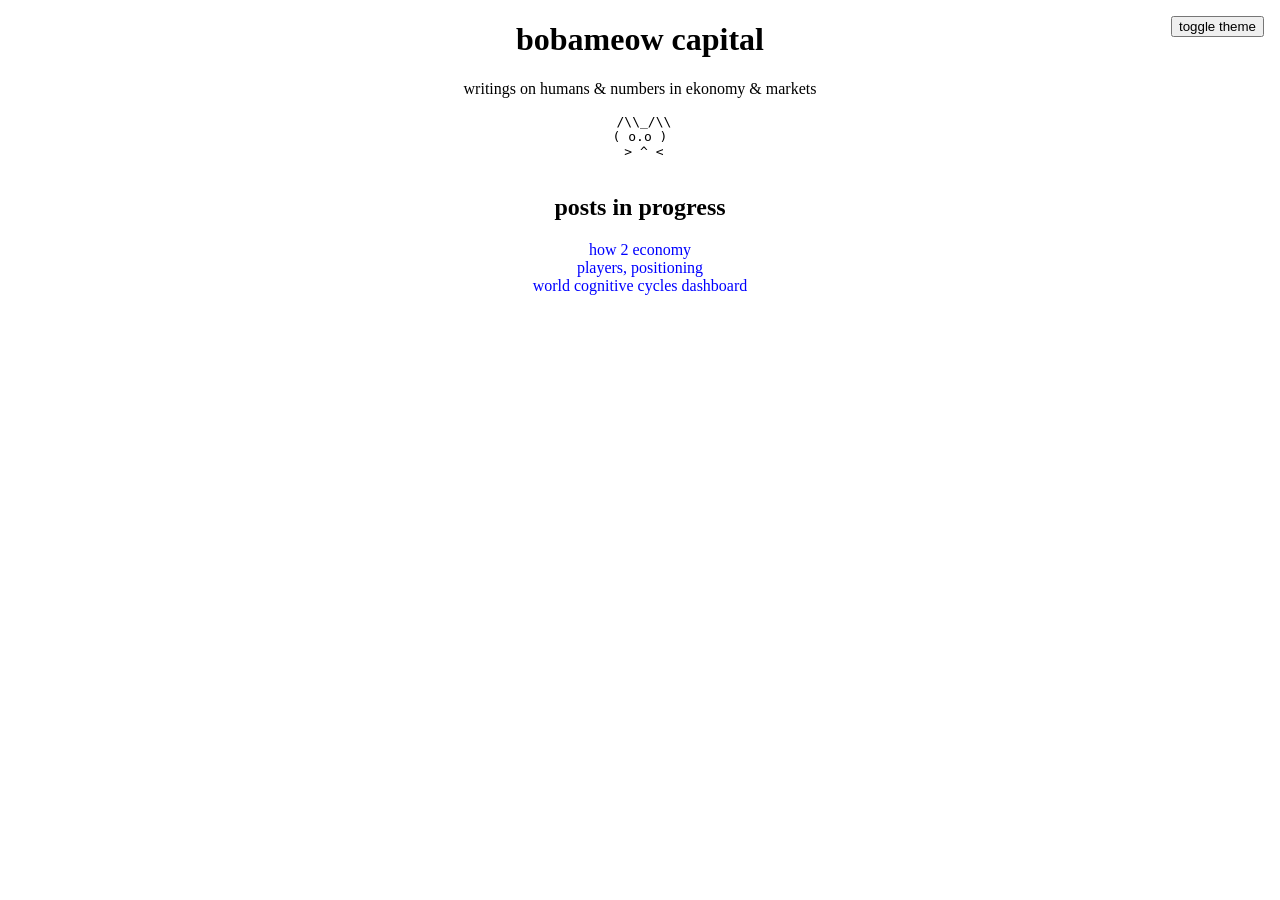
<file: index.html>
<!DOCTYPE html>
<html lang="en">
<head>
    <meta charset="UTF-8">
    <title>bobameow capital</title>
    <link rel="stylesheet" href="theme.css">
</head>
<body>
    <button id="theme-toggle">toggle theme</button>
    <h1>bobameow capital</h1>
    <p>writings on humans &amp; numbers in ekonomy &amp; markets</p>
    <pre>
 /\\_/\\
( o.o )
 > ^ <
    </pre>
    <h2>posts in progress</h2>
    <ul style="list-style-type:none; padding:0;">
        <li><a href="how2economy.html">how 2 economy</a></li>
        <li><a href="players_positioning.html">players, positioning</a></li>
        <li><a href="worldcognitivecycles.html">world cognitive cycles dashboard</a></li>
    </ul>
    <script src="theme.js"></script>
</body>
</html>
</file>
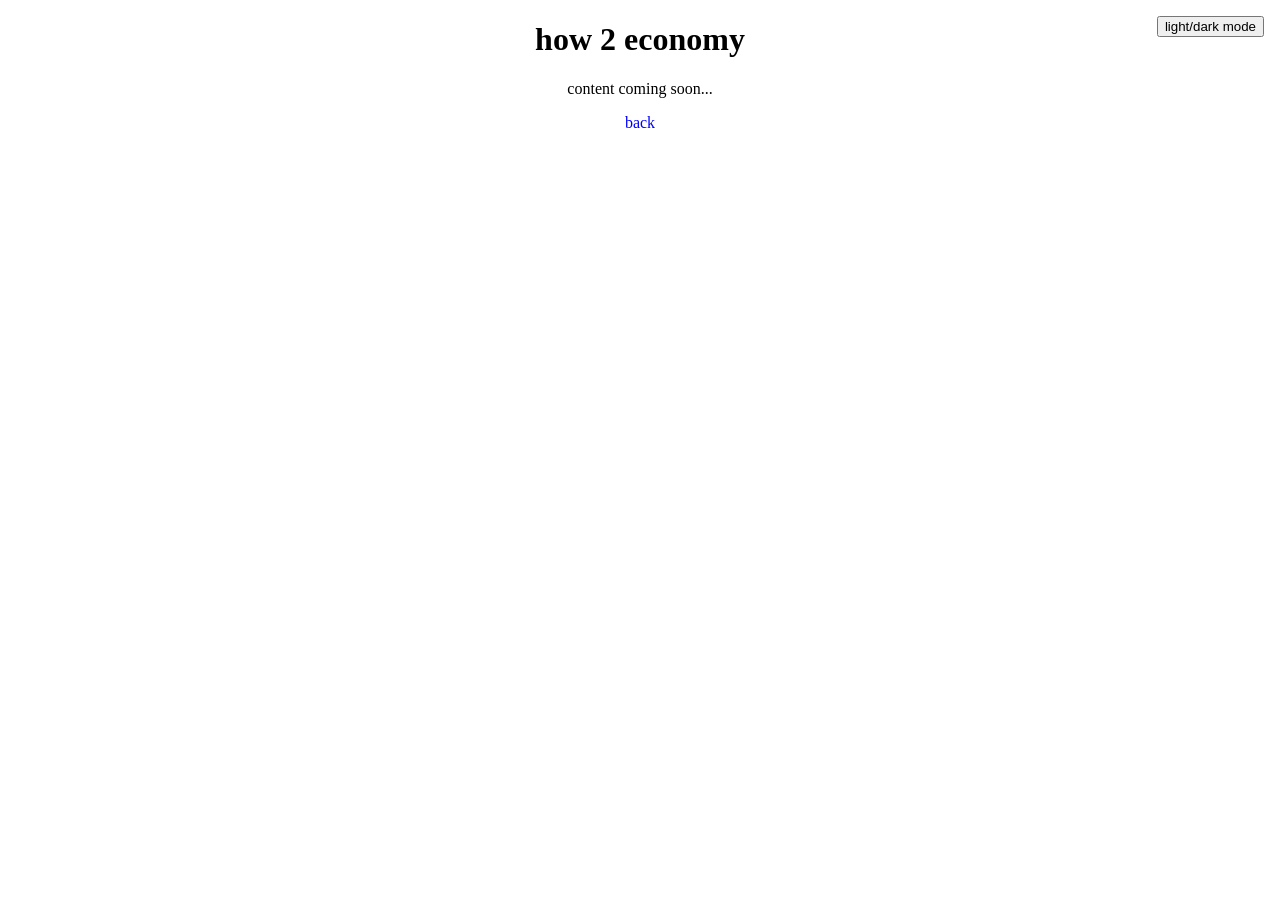
<file: how2economy.html>
<!DOCTYPE html>
<html lang="en">
<head>
    <meta charset="UTF-8">
    <title>how 2 economy</title>
    <script>
        if (localStorage.getItem('theme') === 'dark') {
            document.documentElement.classList.add('dark');
        }
    </script>
    <link rel="stylesheet" href="theme.css">
</head>
<body>
    <button id="theme-toggle">light/dark mode</button>
    <h1>how 2 economy</h1>
    <p>content coming soon...</p>
    <p><a href="index.html">back</a></p>
    <script src="theme.js"></script>
</body>
</html>
</file>
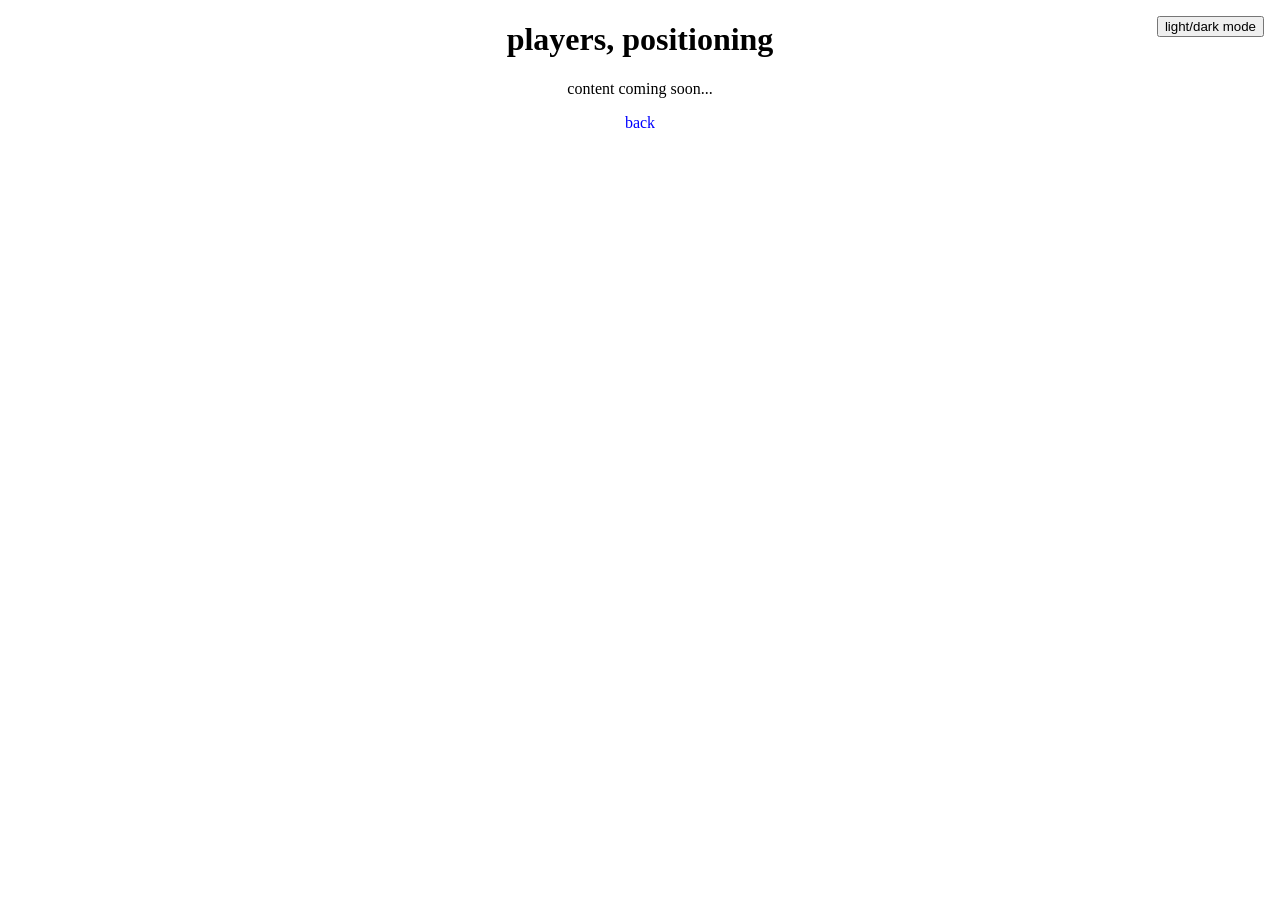
<file: players_positioning.html>
<!DOCTYPE html>
<html lang="en">
<head>
    <meta charset="UTF-8">
    <title>players, positioning</title>
    <script>
        if (localStorage.getItem('theme') === 'dark') {
            document.documentElement.classList.add('dark');
        }
    </script>
    <link rel="stylesheet" href="theme.css">
</head>
<body>
    <button id="theme-toggle">light/dark mode</button>
    <h1>players, positioning</h1>
    <p>content coming soon...</p>
    <p><a href="index.html">back</a></p>
    <script src="theme.js"></script>
</body>
</html>
</file>
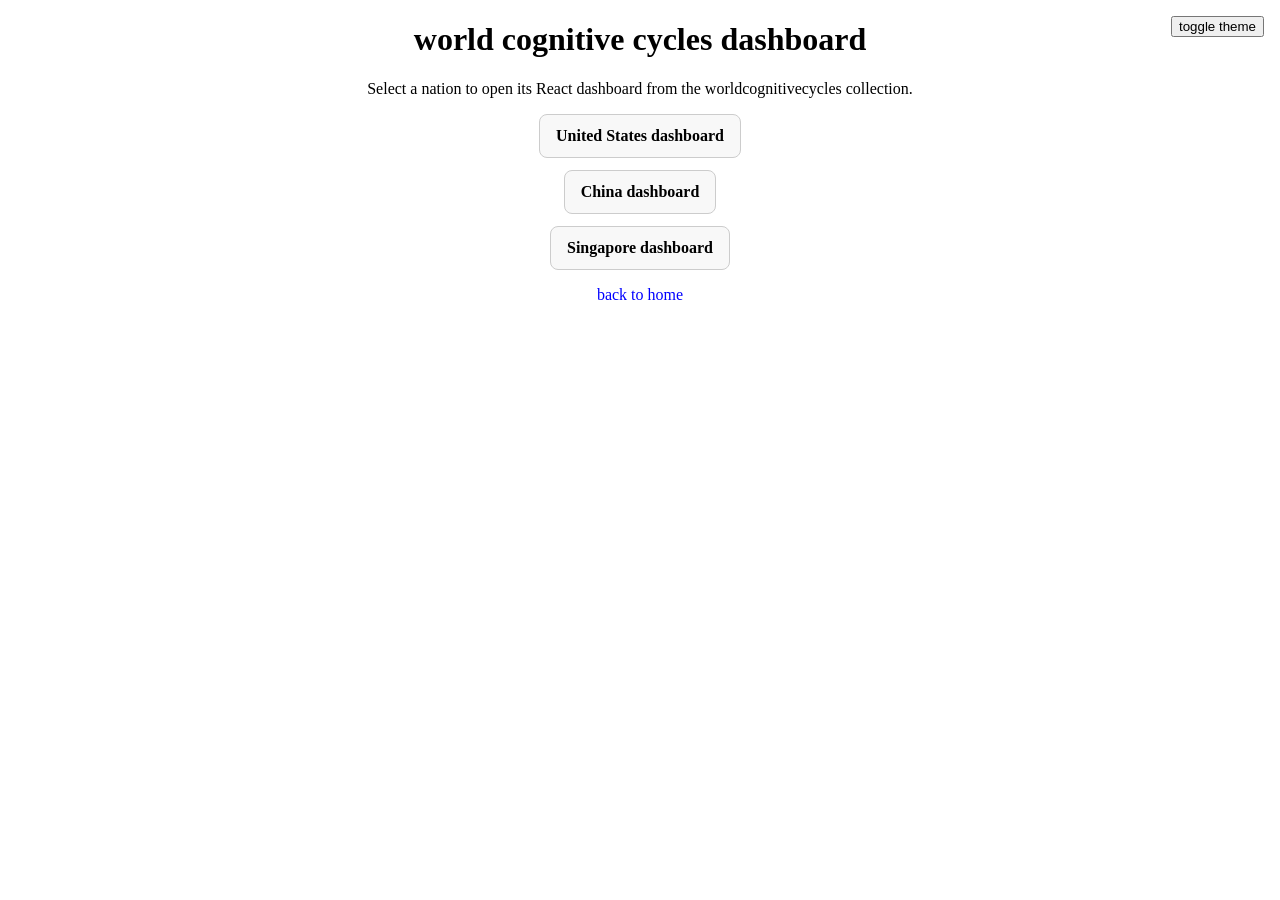
<file: worldcognitivecycles.html>
<!DOCTYPE html>
<html lang="en">
<head>
    <meta charset="UTF-8">
    <title>world cognitive cycles</title>
    <link rel="stylesheet" href="theme.css">
</head>
<body>
    <button id="theme-toggle">toggle theme</button>
    <h1>world cognitive cycles dashboard</h1>
    <p>Select a nation to open its React dashboard from the worldcognitivecycles collection.</p>
    <div id="nation-list"></div>
    <p style="margin-top: 1rem;"><a href="index.html">back to home</a></p>
    <script>
      const nations = [
        { id: 'USA', label: 'United States', path: 'worldcognitivecycles-main/dashboard.html?country=USA' },
        { id: 'china', label: 'China', path: 'worldcognitivecycles-main/dashboard.html?country=china' },
        { id: 'singapore', label: 'Singapore', path: 'worldcognitivecycles-main/dashboard.html?country=singapore' },
      ];

      const listContainer = document.getElementById('nation-list');
      const list = document.createElement('ul');
      list.style.listStyleType = 'none';
      list.style.padding = '0';
      list.style.display = 'grid';
      list.style.gap = '0.75rem';

      nations.forEach((nation) => {
        const item = document.createElement('li');
        const link = document.createElement('a');
        link.href = nation.path;
        link.textContent = `${nation.label} dashboard`;
        link.style.display = 'inline-block';
        link.style.padding = '0.75rem 1rem';
        link.style.border = '1px solid #ccc';
        link.style.borderRadius = '8px';
        link.style.textDecoration = 'none';
        link.style.fontWeight = '600';
        link.style.background = 'var(--card-bg, #f8f8f8)';
        link.style.color = 'inherit';
        link.addEventListener('mouseover', () => link.style.borderColor = '#7c3aed');
        link.addEventListener('mouseout', () => link.style.borderColor = '#ccc');

        item.appendChild(link);
        list.appendChild(item);
      });

      listContainer.appendChild(list);
    </script>
    <script src="theme.js"></script>
</body>
</html>
</file>
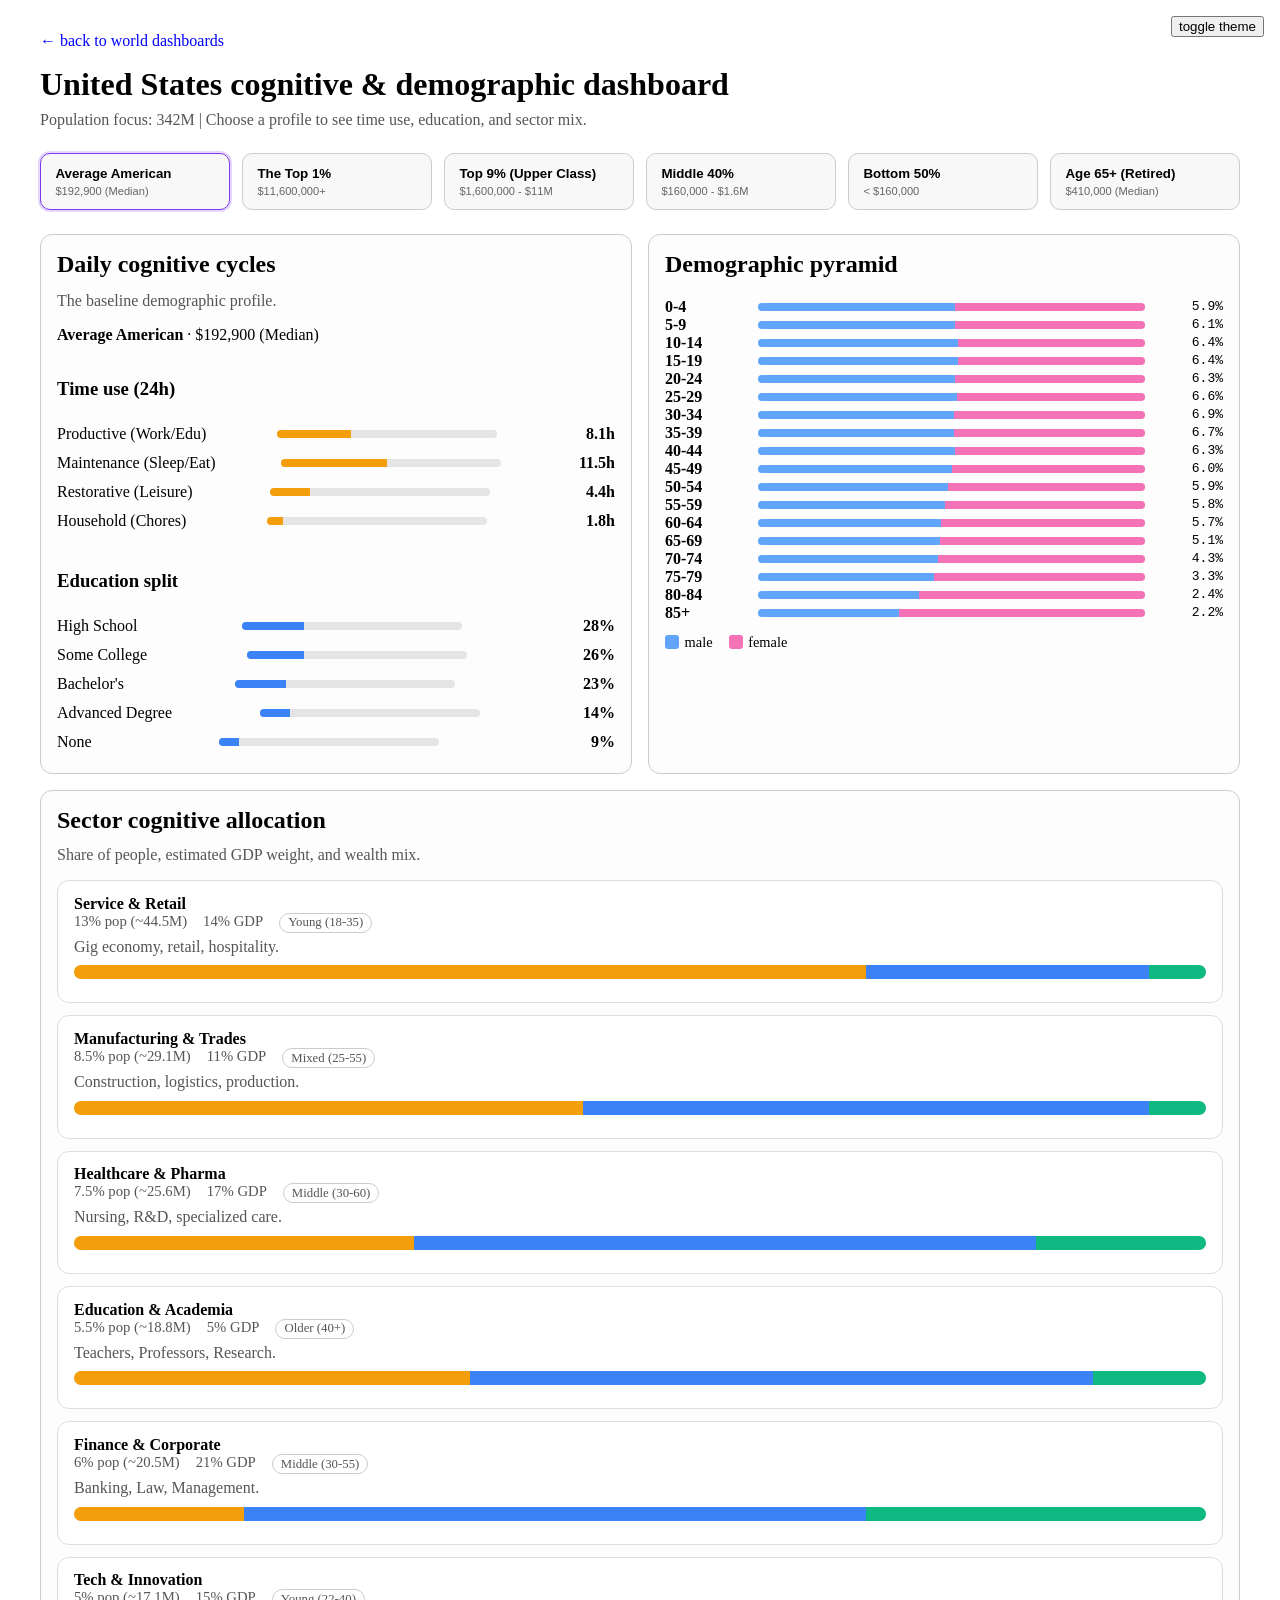
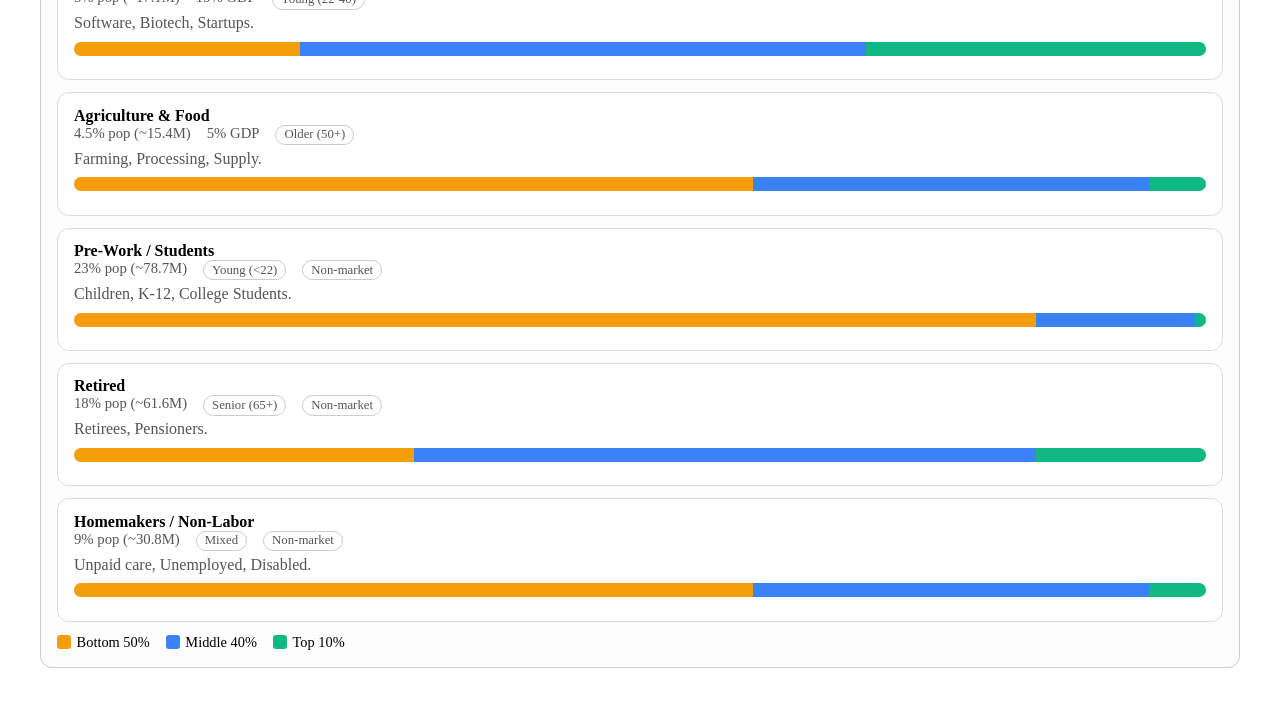
<file: worldcognitivecycles-main/dashboard.html>
<!DOCTYPE html>
<html lang="en">
<head>
  <meta charset="UTF-8">
  <title>world cognitive cycles dashboard</title>
  <link rel="stylesheet" href="../theme.css">
  <link rel="stylesheet" href="dashboard.css">
</head>
<body>
  <button id="theme-toggle">toggle theme</button>
  <div class="dashboard-shell">
    <a class="back-link" href="../worldcognitivecycles.html">← back to world dashboards</a>
    <div class="dashboard-header">
      <h1 id="page-title">world cognitive cycles</h1>
      <p id="page-description">loading...</p>
    </div>

    <div id="profile-selector" class="profile-selector"></div>

    <div class="grid-2">
      <section class="card">
        <h2>Daily cognitive cycles</h2>
        <p id="profile-description" style="margin-top:-0.4rem; color:#555;"></p>
        <p><strong id="profile-title"></strong> · <span id="profile-networth"></span></p>
        <div class="grid-2">
          <div>
            <h3>Time use (24h)</h3>
            <ul id="timeuse-list" class="time-list"></ul>
          </div>
          <div>
            <h3>Education split</h3>
            <ul id="education-list" class="education-list"></ul>
          </div>
        </div>
      </section>
      <section class="card">
        <h2>Demographic pyramid</h2>
        <div id="demographic-rows"></div>
        <div class="legend">
          <span><i class="male"></i>male</span>
          <span><i class="female"></i>female</span>
        </div>
      </section>
    </div>

    <section class="card" style="margin-top:1rem;">
      <h2>Sector cognitive allocation</h2>
      <p style="color:#555; margin-top:-0.5rem;">Share of people, estimated GDP weight, and wealth mix.</p>
      <div id="sector-cards" class="sector-list"></div>
      <div class="legend">
        <span><i class="bottom"></i>Bottom 50%</span>
        <span><i class="middle"></i>Middle 40%</span>
        <span><i class="top"></i>Top 10%</span>
      </div>
    </section>
  </div>

  <script src="../theme.js"></script>
  <script src="dashboard.js"></script>
</body>
</html>
</file>
<file: theme.css>
:root {
    --bg-color: white;
    --text-color: black;
    --link-color: blue;
}

html.dark {
    --bg-color: black;
    --text-color: white;
    --link-color: lightblue;
}

body {
    font-family: "Times New Roman", serif;
    text-align: center;
    background-color: var(--bg-color);
    color: var(--text-color);
}

a { color: var(--link-color); text-decoration: none; }
a:hover { text-decoration: underline; }

#theme-toggle {
    position: absolute;
    top: 1rem;
    right: 1rem;
}
</file>
<file: worldcognitivecycles-main/dashboard.css>
body {
  margin: 0;
  padding: 0;
}

.dashboard-shell {
  max-width: 1200px;
  margin: 0 auto;
  padding: 2rem 1.5rem 3rem;
  text-align: left;
  color: inherit;
}

.back-link {
  display: inline-flex;
  align-items: center;
  gap: 0.35rem;
  margin-bottom: 1rem;
  color: var(--link-color);
}

.dashboard-header h1 {
  margin: 0 0 0.5rem 0;
}

.dashboard-header p {
  margin: 0 0 1.25rem 0;
  color: var(--text-muted, #555);
}

.profile-selector {
  display: grid;
  grid-template-columns: repeat(auto-fit, minmax(180px, 1fr));
  gap: 0.75rem;
  margin: 1.5rem 0;
}

.profile-button {
  border: 1px solid #ccc;
  border-radius: 10px;
  padding: 0.75rem 0.9rem;
  background: var(--card-bg, #f8f8f8);
  cursor: pointer;
  text-align: left;
  transition: border-color 0.2s ease, box-shadow 0.2s ease;
}

.profile-button.active {
  border-color: #7c3aed;
  box-shadow: 0 0 0 2px rgba(124, 58, 237, 0.2);
}

.profile-button small {
  display: block;
  color: #666;
  margin-top: 0.25rem;
}

.grid-2 {
  display: grid;
  grid-template-columns: repeat(auto-fit, minmax(320px, 1fr));
  gap: 1rem;
}

.card {
  border: 1px solid #ccc;
  border-radius: 12px;
  padding: 1rem;
  background: var(--card-bg, #fdfdfd);
}

.card h2 {
  margin-top: 0;
}

.table-like {
  width: 100%;
  border-collapse: collapse;
}

.table-like th,
.table-like td {
  padding: 0.4rem 0.3rem;
  border-bottom: 1px solid #e5e5e5;
  font-size: 0.95rem;
}

.table-like th {
  text-align: left;
}

.bar-row {
  display: flex;
  align-items: center;
  gap: 0.5rem;
}

.bar-track {
  flex: 1;
  height: 8px;
  background: #e5e5e5;
  border-radius: 999px;
  overflow: hidden;
  display: flex;
}

.bar-segment {
  height: 100%;
}

.male {
  background: #60a5fa;
}

.female {
  background: #f472b6;
}

.bottom {
  background: #f59e0b;
}

.middle {
  background: #3b82f6;
}

.top {
  background: #10b981;
}

.time-list,
.education-list,
.sector-list {
  list-style: none;
  padding: 0;
  margin: 0;
}

.time-list li,
.education-list li {
  display: flex;
  justify-content: space-between;
  align-items: center;
  gap: 0.5rem;
  padding: 0.35rem 0;
}

.sector-card {
  border: 1px solid #ddd;
  border-radius: 12px;
  padding: 0.85rem 1rem;
  margin-bottom: 0.75rem;
  background: var(--card-bg, #fff);
}

.sector-meta {
  display: flex;
  flex-wrap: wrap;
  gap: 0.5rem 1rem;
  color: #555;
  font-size: 0.92rem;
}

.badge {
  display: inline-block;
  padding: 0.1rem 0.5rem;
  border-radius: 999px;
  border: 1px solid #ccc;
  font-size: 0.8rem;
}

.legend {
  display: flex;
  gap: 1rem;
  flex-wrap: wrap;
  font-size: 0.9rem;
  margin-top: 0.75rem;
}

.legend span {
  display: inline-flex;
  align-items: center;
  gap: 0.35rem;
}

.legend i {
  display: inline-block;
  width: 14px;
  height: 14px;
  border-radius: 3px;
}

@media (max-width: 640px) {
  .dashboard-shell {
    padding: 1.25rem 1rem 2rem;
  }
}
</file>
